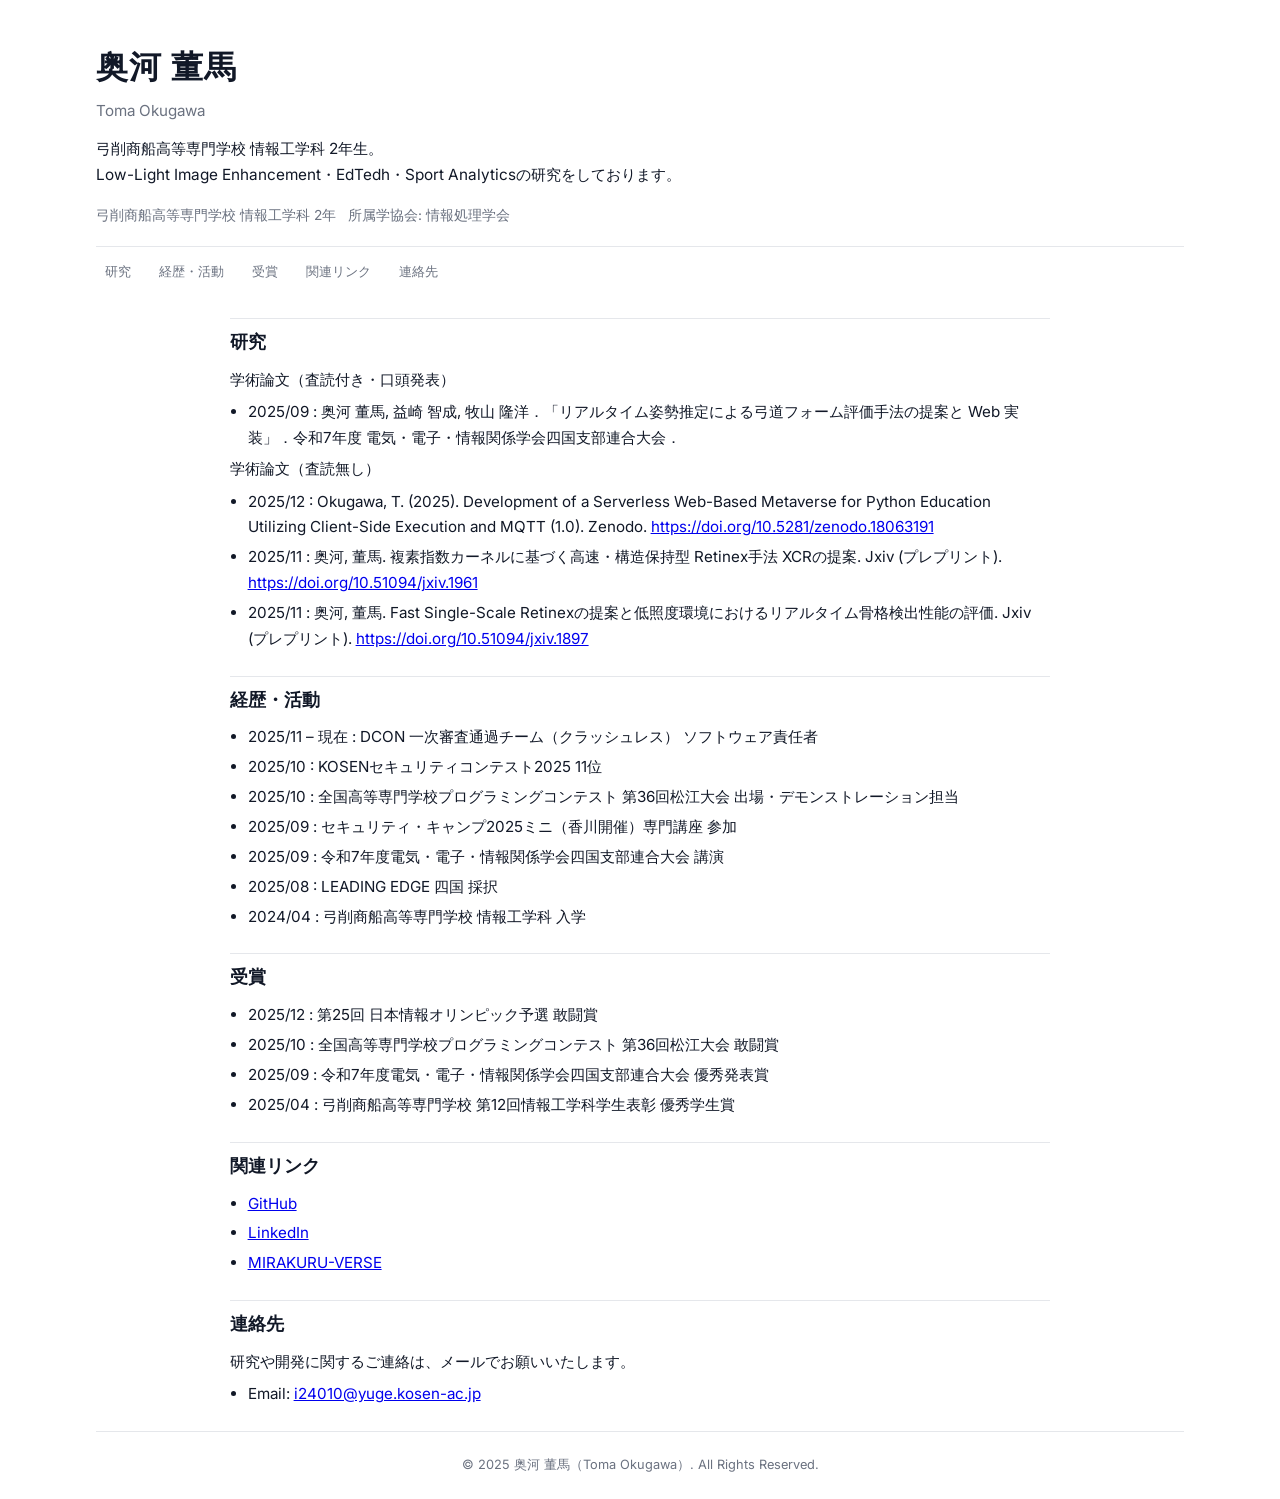
<file: index.html>
<!doctype html>
<html lang="ja">

<head>
    <meta charset="utf-8">
    <meta name="viewport" content="width=device-width,initial-scale=1">
    <title>奥河 董馬（Toma Okugawa）</title>
    <meta name="description" content="奥河 董馬（Toma Okugawa） – 弓削商船高等専門学校 情報工学科 2年 / 所属学協会: 情報処理学会">
    <link rel="preconnect" href="https://fonts.googleapis.com">
    <link rel="preconnect" href="https://fonts.gstatic.com" crossorigin>
    <link href="https://fonts.googleapis.com/css2?family=Inter:wght@300;400;500;600;700&display=swap" rel="stylesheet">
    <link rel="stylesheet" href="style.css">
</head>

<body>
    <div class="page">

        <header class="page-header">
            <h1 class="page-title">奥河 董馬</h1>
            <p class="page-subtitle">Toma Okugawa</p>

            <p class="page-lead">
                弓削商船高等専門学校 情報工学科 2年生。<br>
                Low-Light Image Enhancement・EdTedh・Sport Analyticsの研究をしております。
            </p>

            <div class="page-meta">
                <span>弓削商船高等専門学校 情報工学科 2年</span>
                <span>所属学協会: 情報処理学会</span>
            </div>

            <nav class="page-nav" aria-label="セクションナビゲーション">
                <a href="#research">研究</a>
                <a href="#background">経歴・活動</a>
                <a href="#award">受賞</a>
                <a href="#links">関連リンク</a>
                <a href="#contact">連絡先</a>
            </nav>
        </header>

        <main class="content" role="main">
            <section id="research" class="section">
                <h2>研究</h2>

                <h3>学術論文（査読付き・口頭発表）</h3>
                <ul>
                    <li>
                        2025/09 : 奥河 董馬, 益崎 智成, 牧山 隆洋．「リアルタイム姿勢推定による弓道フォーム評価手法の提案と Web 実装」．令和7年度 電気・電子・情報関係学会四国支部連合大会．
                    </li>
                </ul>

                <h3>学術論文（査読無し）</h3>
                <ul>
                    <li>
                        2025/12 : Okugawa, T. (2025). Development of a Serverless Web-Based Metaverse for Python Education Utilizing Client-Side Execution and MQTT (1.0). Zenodo.
                        <a href="https://doi.org/10.5281/zenodo.18063191"
                            target="_blank">https://doi.org/10.5281/zenodo.18063191</a>
                    </li>
                    <li>
                        2025/11 : 奥河, 董馬. 複素指数カーネルに基づく高速・構造保持型 Retinex手法 XCRの提案. Jxiv (プレプリント).
                        <a href="https://doi.org/10.51094/jxiv.1961"
                            target="_blank">https://doi.org/10.51094/jxiv.1961</a>
                    </li>
                    <li>
                        2025/11 : 奥河, 董馬. Fast Single-Scale Retinexの提案と低照度環境におけるリアルタイム骨格検出性能の評価. Jxiv (プレプリント).
                        <a href="https://doi.org/10.51094/jxiv.1897"
                            target="_blank">https://doi.org/10.51094/jxiv.1897</a>
                    </li>
                </ul>
            </section>

            <section id="background" class="section">
                <h2>経歴・活動</h2>
                <ul>
                    <li>2025/11 – 現在 : DCON 一次審査通過チーム（クラッシュレス） ソフトウェア責任者</li>
                    <li>2025/10 : KOSENセキュリティコンテスト2025 11位</li>
                    <li>2025/10 : 全国高等専門学校プログラミングコンテスト 第36回松江大会 出場・デモンストレーション担当</li>
                    <li>2025/09 : セキュリティ・キャンプ2025ミニ（香川開催）専門講座 参加</li>
                    <li>2025/09 : 令和7年度電気・電子・情報関係学会四国支部連合大会 講演</li>
                    <li>2025/08 : LEADING EDGE 四国 採択</li>
                    <li>2024/04 : 弓削商船高等専門学校 情報工学科 入学</li>
                </ul>
            </section>

            <section id="award" class="section">
                <h2>受賞</h2>
                <ul>
                    <li>2025/12 : 第25回 日本情報オリンピック予選 敢闘賞</li>
                    <li>2025/10 : 全国高等専門学校プログラミングコンテスト 第36回松江大会 敢闘賞</li>
                    <li>2025/09 : 令和7年度電気・電子・情報関係学会四国支部連合大会 優秀発表賞</li>
                    <li>2025/04 : 弓削商船高等専門学校 第12回情報工学科学生表彰 優秀学生賞</li>
                </ul>
            </section>

            <section id="links" class="section">
                <h2>関連リンク</h2>
                <ul>
                    <li><a href="https://github.com/mirakurutomato" target="_blank" rel="noopener noreferrer">GitHub</a></li>
                    <li><a href="https://www.linkedin.com/in/toma-okugawa-88391a374/" target="_blank" rel="noopener noreferrer">LinkedIn</a></li>
                    <li><a href="https://mirakurutomato.github.io/MIRAKURU-VERSE/" target="_blank" rel="noopener noreferrer">MIRAKURU-VERSE</a></li>
                </ul>
            </section>

            <section id="contact" class="section">
                <h2>連絡先</h2>
                <p>研究や開発に関するご連絡は、メールでお願いいたします。</p>
                <ul>
                    <li>Email: <a href="mailto:i24010@yuge.kosen-ac.jp">i24010@yuge.kosen-ac.jp</a></li>
                </ul>
            </section>
        </main>

        <footer class="page-footer">
            <p>&copy; 2025 奥河 董馬（Toma Okugawa）. All Rights Reserved.</p>
        </footer>
    </div>

    <script src="main.js"></script>
</body>

</html>
</file>
<file: style.css>
:root {
    --bg: #ffffff;
    --text: #111827;
    --muted: #6b7280;
    --border: #e5e7eb;
    --accent: #111827;
    --accent-soft: #f3f4f6;
    --max-width: 1120px;
}

*,
*::before,
*::after {
    box-sizing: border-box;
}

html,
body {
    height: 100%;
}

body {
    margin: 0;
    font-family: Inter, system-ui, -apple-system, BlinkMacSystemFont, "Segoe UI", sans-serif;
    -webkit-font-smoothing: antialiased;
    -moz-osx-font-smoothing: grayscale;
    background: var(--bg);
    color: var(--text);
    line-height: 1.7;
}

.page {
    max-width: var(--max-width);
    margin: 40px auto 56px;
    padding: 0 16px;
}

/* Header */

.page-header {
    margin-bottom: 32px;
}

.page-title {
    margin: 0;
    font-size: 2rem;
    font-weight: 600;
    letter-spacing: 0.04em;
}

.page-subtitle {
    margin: 4px 0 12px;
    font-size: 0.95rem;
    color: var(--muted);
}

.page-lead {
    margin: 0 0 16px;
    font-size: 0.96rem;
}

.page-meta {
    display: flex;
    flex-wrap: wrap;
    gap: 6px 12px;
    font-size: 0.86rem;
    color: var(--muted);
    margin-bottom: 18px;
}

.meta-link {
    color: var(--accent);
    text-decoration: none;
    border-bottom: 1px solid rgba(17, 24, 39, 0.25);
}

.meta-link:hover,
.meta-link:focus-visible {
    border-bottom-color: rgba(17, 24, 39, 0.6);
}

/* Nav */

.page-nav {
    display: flex;
    flex-wrap: wrap;
    gap: 6px 10px;
    font-size: 0.84rem;
    border-top: 1px solid var(--border);
    padding-top: 10px;
}

.page-nav a {
    padding: 2px 8px;
    border-radius: 999px;
    color: var(--muted);
    text-decoration: none;
    border: 1px solid transparent;
}

.page-nav a:hover,
.page-nav a:focus-visible,
.page-nav a.is-active {
    color: var(--accent);
    border-color: var(--border);
    background-color: var(--accent-soft);
}

/* Content */

.content {
    font-size: 0.95rem;
    max-width: 820px;
    margin: 0 auto;
}

/* Sections */

.section {
    margin-bottom: 24px;
    padding-top: 8px;
    border-top: 1px solid var(--border);
}

.section h2 {
    margin: 0 0 10px;
    font-size: 1.1rem;
    font-weight: 600;
}

.section h3 {
    margin: 6px 0 6px;
    font-size: 0.96rem;
    font-weight: 500;
}

.section p {
    margin: 0 0 6px;
}

.section ul {
    margin: 0 0 4px 1.1rem;
    padding: 0;
}

.section li {
    margin-bottom: 4px;
}

/* Footer */

.page-footer {
    border-top: 1px solid var(--border);
    padding-top: 10px;
    padding-bottom: 10px;
    text-align: center;
    font-size: 0.8rem;
    color: var(--muted);
}

@media (max-width: 640px) {
    .page {
        margin-top: 24px;
    }

    .page-title {
        font-size: 1.7rem;
    }

    .page-lead {
        font-size: 0.94rem;
    }

    .page-meta {
        flex-direction: column;
        align-items: flex-start;
    }

    .content {
        max-width: 100%;
    }
}
</file>
